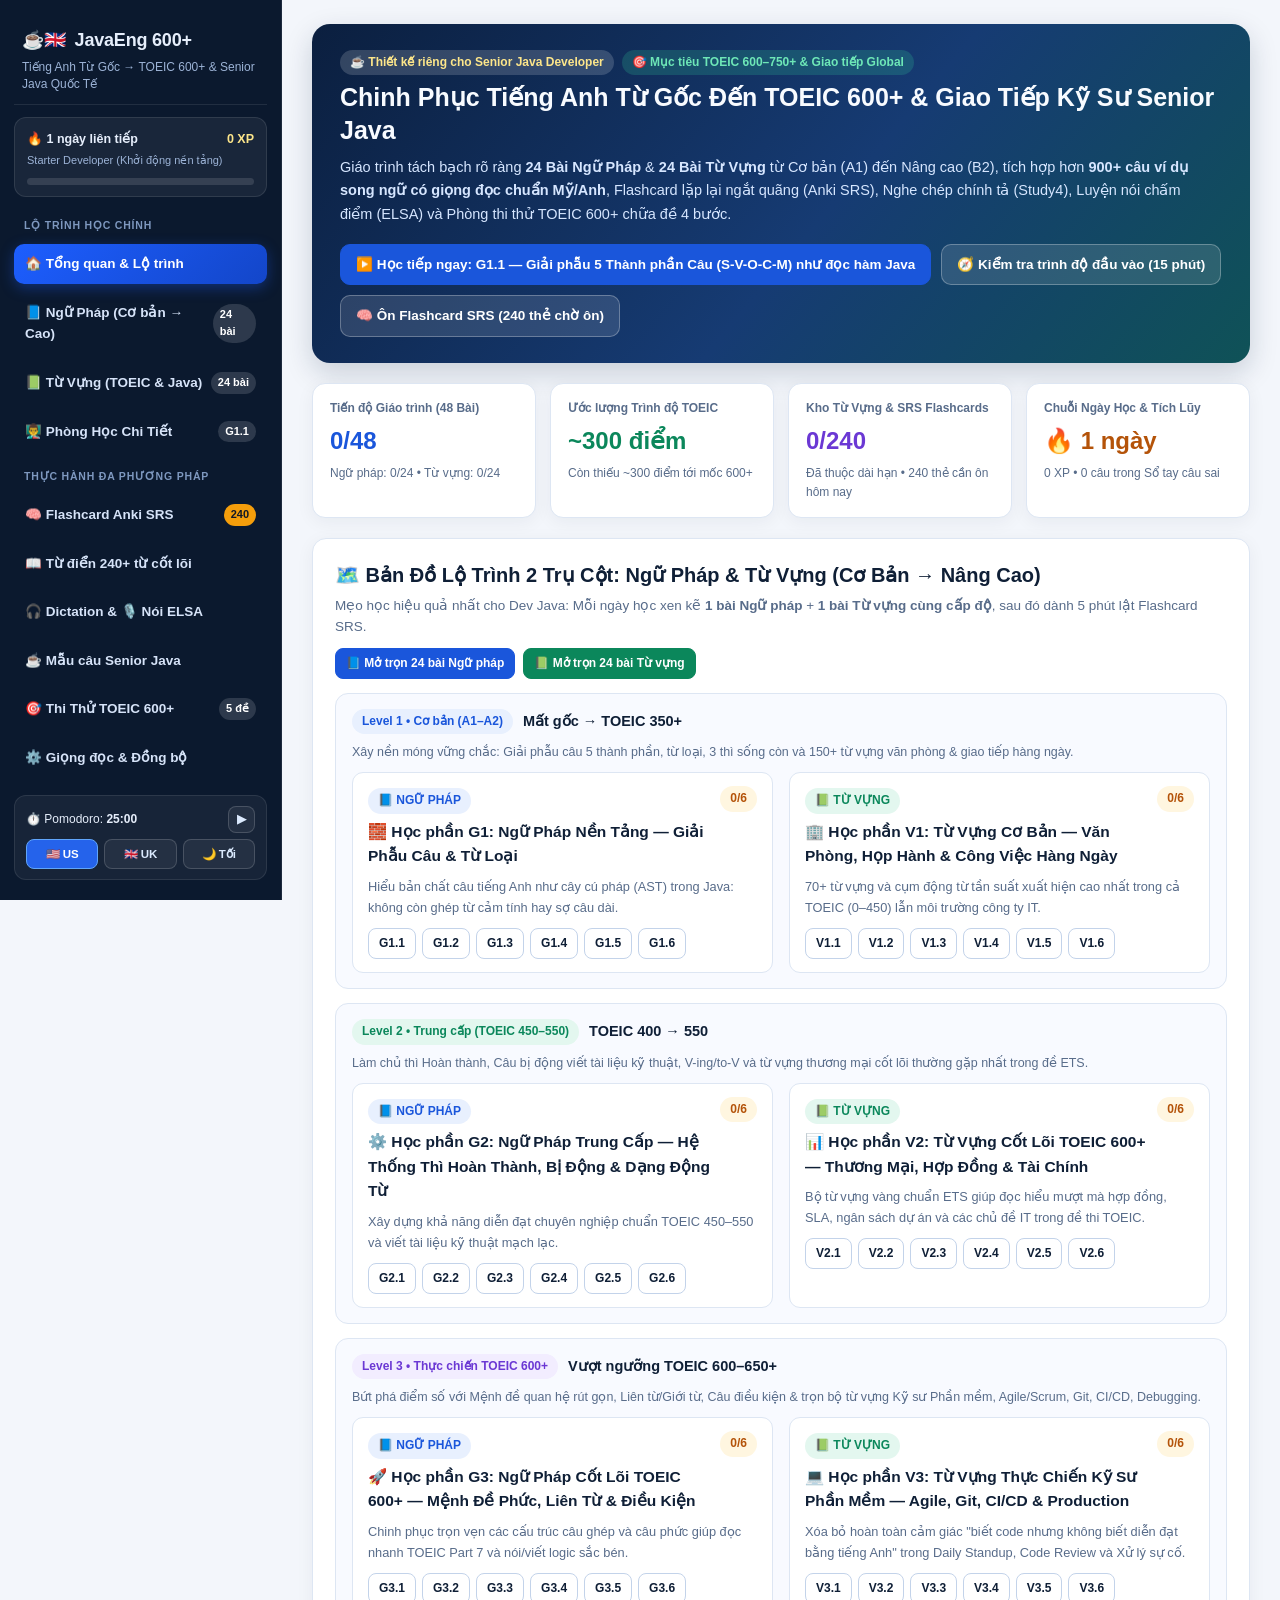
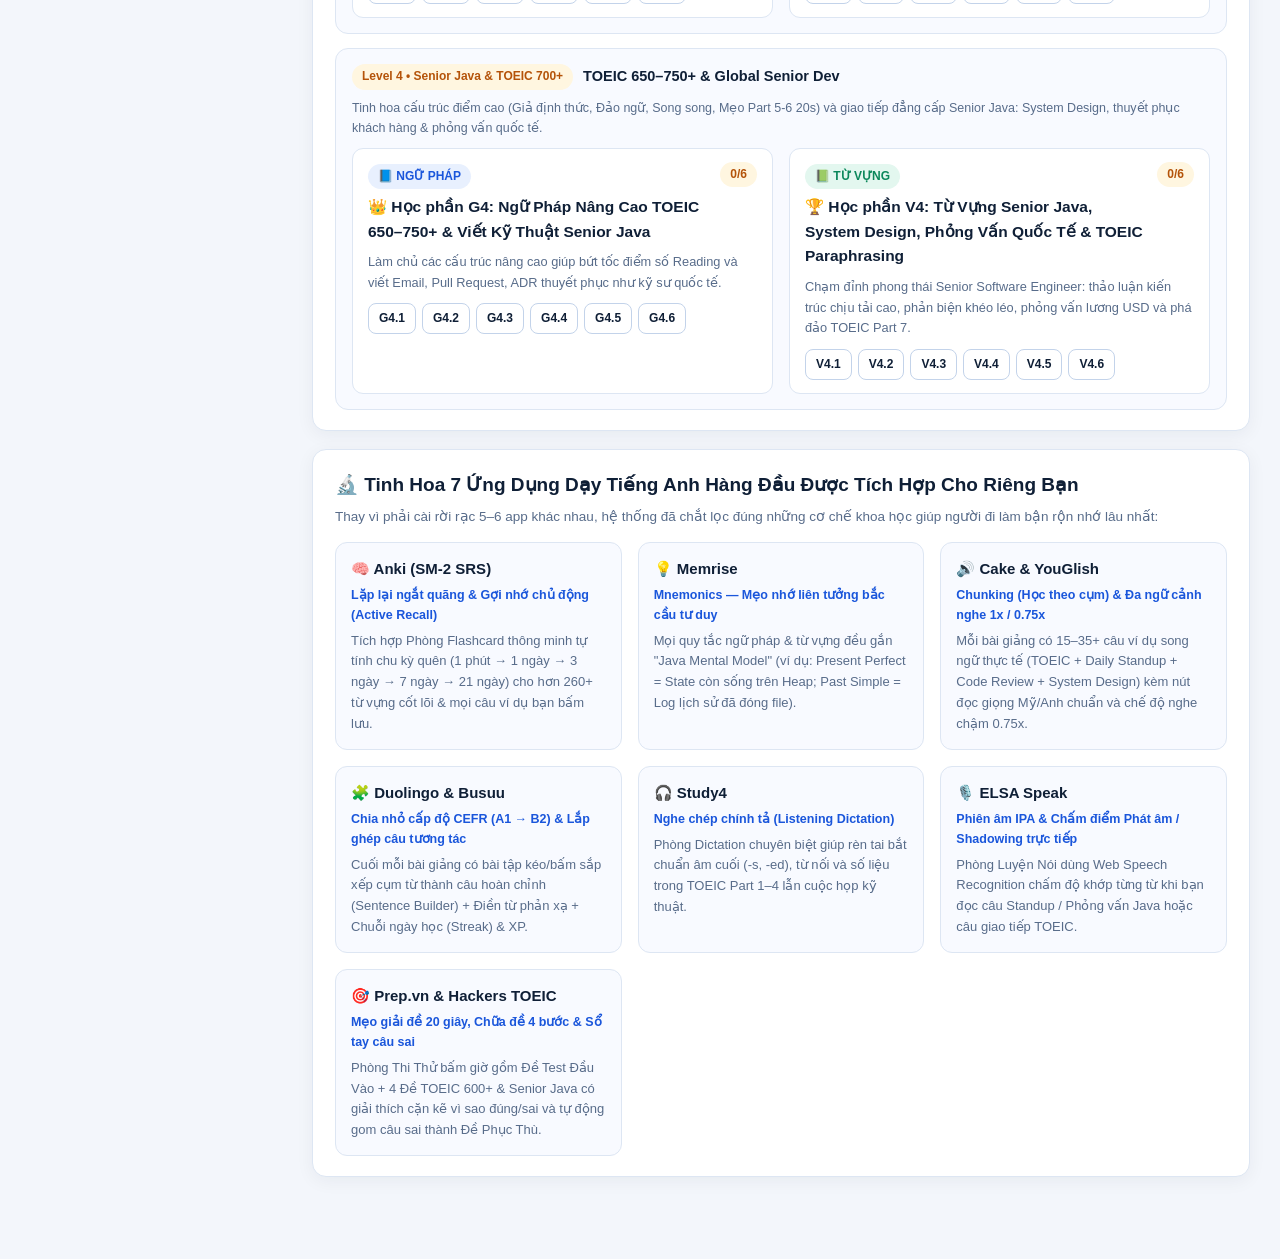
<file: index.html>
<!doctype html>
<html lang="vi" data-theme="light">
<head>
  <meta charset="utf-8">
  <meta name="viewport" content="width=device-width,initial-scale=1,viewport-fit=cover">
  <meta name="theme-color" content="#0b192e">
  <meta name="apple-mobile-web-app-capable" content="yes">
  <meta name="apple-mobile-web-app-status-bar-style" content="black-translucent">
  <meta name="description" content="JavaEng 600+ Academy — Hệ thống học Tiếng Anh từ Cơ bản đến TOEIC 600+ & Giao tiếp Thực chiến dành riêng cho Senior Java Developer.">
  <title>JavaEng 600+ Academy | Tiếng Anh Từ Gốc Đến TOEIC 600+ Cho Senior Java</title>
  <link rel="icon" type="image/svg+xml" href="icon.svg">
  <link rel="manifest" href="manifest.webmanifest">
  <link rel="stylesheet" href="styles.css">
</head>
<body>
  <div id="root">
    <div style="min-height:100vh;display:grid;place-items:center;background:#0b192e;color:#e8f1ff;font-family:system-ui,sans-serif;padding:24px;text-align:center">
      <div>
        <div style="font-size:40px;margin-bottom:12px">☕ 🇬🇧 🎯</div>
        <h1 style="font-size:22px;margin:0 0 8px">Đang khởi tạo JavaEng 600+ Academy…</h1>
        <p style="color:#9db4d6;margin:0;font-size:14px">Đang nạp 48 bài giảng Ngữ pháp & Từ vựng chuyên sâu, Kho ví dụ phát âm bản xứ, Flashcard SRS & Phòng thi TOEIC 600+…</p>
      </div>
    </div>
  </div>

  <!-- Khung chương trình & Phương pháp học -->
  <script src="data.js"></script>

  <!-- 24 Bài giảng Ngữ Pháp từ Cơ bản -> Nâng cao (G1 -> G4) -->
  <script src="content/grammar-g1.js"></script>
  <script src="content/grammar-g2.js"></script>
  <script src="content/grammar-g3.js"></script>
  <script src="content/grammar-g4.js"></script>

  <!-- 24 Bài giảng Từ Vựng từ Cơ bản -> TOEIC 600+ -> Senior Java (V1 -> V4) -->
  <script src="content/vocab-v1.js"></script>
  <script src="content/vocab-v2.js"></script>
  <script src="content/vocab-v3.js"></script>
  <script src="content/vocab-v4.js"></script>

  <!-- Phòng thực hành Nghe Chép Chính Tả, Luyện Nói Shadowing, Toolkit Senior Java & Bộ đề TOEIC 600+ -->
  <script src="content/practice-labs.js"></script>
  <script src="content/exams-toeic.js"></script>

  <!-- Engine tương tác chính -->
  <script src="app.js"></script>
</body>
</html>
</file>
<file: styles.css>
:root {
  --bg: #f3f6fb;
  --surface: #ffffff;
  --surface-2: #f8faff;
  --surface-3: #eef3fc;
  --border: #dde6f3;
  --border-strong: #c3d3ea;
  --text: #0f1f36;
  --text-muted: #586c8a;
  --primary: #1a56db;
  --primary-hover: #1342b0;
  --primary-soft: #e8f0fe;
  --emerald: #0b875b;
  --emerald-bg: #e3f7ef;
  --amber: #b45309;
  --amber-bg: #fff6e0;
  --danger: #c82828;
  --danger-bg: #ffecec;
  --purple: #6b38d4;
  --purple-bg: #f2edff;
  --sidebar-bg: #0b192e;
  --sidebar-hover: #162f52;
  --code-bg: #0d1829;
  --code-text: #e6eefc;
  --shadow: 0 4px 18px rgba(15, 31, 54, 0.055);
  --radius: 14px;
  font-family: 'Inter', -apple-system, BlinkMacSystemFont, 'Segoe UI', Roboto, Arial, sans-serif;
}

html[data-theme="dark"] {
  --bg: #0a1220;
  --surface: #121e32;
  --surface-2: #172740;
  --surface-3: #1e3252;
  --border: #253a5a;
  --border-strong: #35527e;
  --text: #e7f0fd;
  --text-muted: #9bb1d1;
  --primary: #4d8dff;
  --primary-hover: #73a6ff;
  --primary-soft: rgba(77, 141, 255, 0.16);
  --emerald: #34d399;
  --emerald-bg: rgba(16, 185, 129, 0.16);
  --amber: #fbbf24;
  --amber-bg: rgba(245, 158, 11, 0.16);
  --danger: #f87171;
  --danger-bg: rgba(239, 68, 68, 0.16);
  --purple: #c09cff;
  --purple-bg: rgba(139, 92, 246, 0.18);
  --sidebar-bg: #060e1a;
  --sidebar-hover: #132642;
  --code-bg: #070e18;
  --code-text: #e6eefc;
  --shadow: 0 8px 24px rgba(0, 0, 0, 0.32);
}

* { box-sizing: border-box; }
body {
  margin: 0;
  background: var(--bg);
  color: var(--text);
  line-height: 1.6;
  -webkit-font-smoothing: antialiased;
}
button, input, select, textarea { font: inherit; color: inherit; }
button { cursor: pointer; }
a { color: var(--primary); text-decoration: none; }
a:hover { text-decoration: underline; }

.app-shell {
  display: grid;
  grid-template-columns: 282px minmax(0, 1fr);
  min-height: 100vh;
}

/* Mobile topbar */
.mobile-topbar {
  display: none;
  position: sticky;
  top: 0;
  z-index: 60;
  background: var(--sidebar-bg);
  color: #fff;
  padding: 12px 16px;
  align-items: center;
  justify-content: space-between;
  border-bottom: 1px solid rgba(255,255,255,0.1);
}
.mobile-backdrop {
  display: none;
  position: fixed;
  inset: 0;
  background: rgba(5, 12, 24, 0.62);
  z-index: 70;
}
.mobile-backdrop.open { display: block; }

/* Sidebar */
.sidebar {
  background: var(--sidebar-bg);
  color: #e6eefb;
  padding: 20px 14px;
  position: sticky;
  top: 0;
  height: 100vh;
  overflow-y: auto;
  display: flex;
  flex-direction: column;
  gap: 8px;
  border-right: 1px solid rgba(255,255,255,0.08);
  z-index: 80;
}
.brand-box {
  padding: 6px 8px 12px;
  border-bottom: 1px solid rgba(255,255,255,0.09);
  margin-bottom: 4px;
}
.brand-title {
  font-size: 18px;
  font-weight: 800;
  display: flex;
  align-items: center;
  gap: 9px;
  letter-spacing: -0.2px;
}
.brand-sub {
  font-size: 12px;
  color: #9cb3d6;
  margin-top: 4px;
  line-height: 1.4;
}

.streak-card {
  background: rgba(255, 255, 255, 0.06);
  border: 1px solid rgba(255, 255, 255, 0.1);
  border-radius: 12px;
  padding: 11px 12px;
  margin-bottom: 4px;
}
.streak-row {
  display: flex;
  justify-content: space-between;
  align-items: center;
  font-size: 12.5px;
  font-weight: 700;
}
.xp-bar-track {
  height: 7px;
  background: rgba(255,255,255,0.12);
  border-radius: 99px;
  overflow: hidden;
  margin-top: 8px;
}
.xp-bar-fill {
  height: 100%;
  background: linear-gradient(90deg, #38bdf8, #34d399);
  border-radius: 99px;
  transition: width 0.35s ease;
}

.nav-group-label {
  font-size: 10.5px;
  font-weight: 700;
  text-transform: uppercase;
  letter-spacing: 0.8px;
  color: #7e98bf;
  padding: 8px 10px 2px;
}
.nav-btn {
  width: 100%;
  display: flex;
  align-items: center;
  justify-content: space-between;
  gap: 8px;
  padding: 9.5px 11px;
  border-radius: 10px;
  border: none;
  background: transparent;
  color: #d6e3f8;
  font-size: 13.5px;
  font-weight: 600;
  text-align: left;
  transition: background 0.15s, color 0.15s;
}
.nav-btn:hover { background: var(--sidebar-hover); color: #fff; }
.nav-btn.active {
  background: linear-gradient(135deg, #1d5eff, #1346c9);
  color: #fff;
  box-shadow: 0 4px 14px rgba(29, 94, 255, 0.35);
}
.nav-pill {
  font-size: 11px;
  padding: 2px 7px;
  border-radius: 99px;
  background: rgba(255,255,255,0.14);
  color: #fff;
  font-weight: 700;
}
.nav-pill.due {
  background: #f59e0b;
  color: #111827;
}

.voice-box {
  margin-top: auto;
  background: rgba(255,255,255,0.05);
  border: 1px solid rgba(255,255,255,0.09);
  border-radius: 12px;
  padding: 10px 11px;
  font-size: 12px;
}
.voice-toggle-row {
  display: flex;
  gap: 6px;
  margin-top: 6px;
}
.mini-chip {
  flex: 1;
  padding: 5px 7px;
  border-radius: 8px;
  border: 1px solid rgba(255,255,255,0.16);
  background: rgba(255,255,255,0.06);
  color: #dbeafe;
  font-size: 11.5px;
  font-weight: 600;
}
.mini-chip.active {
  background: #2563eb;
  border-color: #60a5fa;
  color: #fff;
}

/* Main workspace */
.main-area {
  padding: 24px 30px 64px;
  max-width: 1280px;
  width: 100%;
  margin: 0 auto;
}

/* Common cards & badges */
.card {
  background: var(--surface);
  border: 1px solid var(--border);
  border-radius: var(--radius);
  padding: 20px 22px;
  box-shadow: var(--shadow);
  margin-bottom: 18px;
}
.hero-banner {
  background: linear-gradient(130deg, #0b1f3f 0%, #163b73 55%, #0f5257 100%);
  color: #f8fbff;
  border-radius: 18px;
  padding: 26px 28px;
  margin-bottom: 20px;
  box-shadow: 0 10px 28px rgba(11, 31, 63, 0.18);
}
.hero-banner h1 {
  margin: 6px 0 10px;
  font-size: 25px;
  line-height: 1.3;
}
.hero-banner p {
  margin: 0;
  color: #d6e6ff;
  max-width: 860px;
  font-size: 14.5px;
}

.grid-2 { display: grid; grid-template-columns: repeat(2, minmax(0, 1fr)); gap: 16px; }
.grid-3 { display: grid; grid-template-columns: repeat(3, minmax(0, 1fr)); gap: 16px; }
.grid-4 { display: grid; grid-template-columns: repeat(4, minmax(0, 1fr)); gap: 14px; }

.stat-card {
  background: var(--surface);
  border: 1px solid var(--border);
  border-radius: 13px;
  padding: 15px 17px;
  box-shadow: var(--shadow);
}
.stat-label { font-size: 12px; color: var(--text-muted); font-weight: 600; }
.stat-val { font-size: 24px; font-weight: 800; margin-top: 4px; }
.stat-sub { font-size: 12px; color: var(--text-muted); margin-top: 3px; }

.badge {
  display: inline-flex;
  align-items: center;
  gap: 5px;
  padding: 3px 10px;
  border-radius: 99px;
  font-size: 12px;
  font-weight: 700;
}
.badge-blue { background: var(--primary-soft); color: var(--primary); }
.badge-emerald { background: var(--emerald-bg); color: var(--emerald); }
.badge-purple { background: var(--purple-bg); color: var(--purple); }
.badge-amber { background: var(--amber-bg); color: var(--amber); }
.badge-danger { background: var(--danger-bg); color: var(--danger); }

.btn {
  display: inline-flex;
  align-items: center;
  justify-content: center;
  gap: 7px;
  padding: 9px 15px;
  border-radius: 10px;
  border: 1px solid var(--border-strong);
  background: var(--surface);
  color: var(--text);
  font-size: 13.5px;
  font-weight: 700;
  transition: all 0.15s ease;
}
.btn:hover { background: var(--surface-3); }
.btn-primary {
  background: var(--primary);
  border-color: var(--primary);
  color: #fff;
}
.btn-primary:hover { background: var(--primary-hover); }
.btn-emerald {
  background: var(--emerald);
  border-color: var(--emerald);
  color: #fff;
}
.btn-emerald:hover { filter: brightness(1.06); }
.btn-sm { padding: 5px 10px; font-size: 12px; border-radius: 8px; }

/* Audio Buttons */
.tts-btn {
  display: inline-flex;
  align-items: center;
  gap: 4px;
  padding: 3px 8px;
  border-radius: 7px;
  border: 1px solid var(--border-strong);
  background: var(--surface-2);
  color: var(--primary);
  font-size: 11.5px;
  font-weight: 700;
  vertical-align: middle;
}
.tts-btn:hover {
  background: var(--primary-soft);
  border-color: var(--primary);
}
.tts-btn.slow {
  color: var(--emerald);
}

/* Filter bar & tabs */
.filter-bar {
  display: flex;
  flex-wrap: wrap;
  gap: 10px;
  align-items: center;
  margin-bottom: 16px;
}
.search-input {
  flex: 1;
  min-width: 220px;
  padding: 9px 13px;
  border-radius: 10px;
  border: 1px solid var(--border-strong);
  background: var(--surface);
}
.tab-pills {
  display: inline-flex;
  flex-wrap: wrap;
  gap: 6px;
  background: var(--surface-3);
  padding: 5px;
  border-radius: 11px;
}
.tab-pill {
  padding: 7px 13px;
  border-radius: 8px;
  border: none;
  background: transparent;
  font-size: 13px;
  font-weight: 700;
  color: var(--text-muted);
}
.tab-pill.active {
  background: var(--surface);
  color: var(--primary);
  box-shadow: 0 2px 6px rgba(0,0,0,0.07);
}

/* Split layout for Lesson Reader */
.lesson-layout {
  display: grid;
  grid-template-columns: 310px minmax(0, 1fr);
  gap: 20px;
  align-items: start;
}
.lesson-list-pane {
  background: var(--surface);
  border: 1px solid var(--border);
  border-radius: var(--radius);
  padding: 12px;
  max-height: calc(100vh - 48px);
  overflow-y: auto;
  position: sticky;
  top: 20px;
}
.lesson-item-btn {
  width: 100%;
  text-align: left;
  padding: 9px 10px;
  border-radius: 9px;
  border: 1px solid transparent;
  background: transparent;
  margin-bottom: 4px;
  display: flex;
  gap: 9px;
  align-items: flex-start;
}
.lesson-item-btn:hover { background: var(--surface-2); }
.lesson-item-btn.active {
  background: var(--primary-soft);
  border-color: var(--primary);
}
.lesson-code-tag {
  font-size: 11px;
  font-weight: 800;
  padding: 2px 6px;
  border-radius: 6px;
  background: var(--surface-3);
  color: var(--primary);
  flex-shrink: 0;
  margin-top: 2px;
}

/* Pedagogical Blocks inside Lesson */
.teacher-box {
  background: linear-gradient(135deg, var(--primary-soft), var(--surface-2));
  border-left: 4px solid var(--primary);
  border-radius: 12px;
  padding: 16px 18px;
  margin: 16px 0;
}
.analogy-box {
  background: var(--amber-bg);
  border: 1px solid rgba(180, 83, 9, 0.28);
  border-radius: 12px;
  padding: 16px 18px;
  margin: 16px 0;
}
.formula-grid {
  display: grid;
  grid-template-columns: repeat(auto-fit, minmax(250px, 1fr));
  gap: 12px;
  margin: 14px 0;
}
.formula-card {
  background: var(--code-bg);
  color: var(--code-text);
  border-radius: 12px;
  padding: 14px 16px;
  border: 1px solid rgba(255,255,255,0.1);
}
.formula-card .f-label {
  font-size: 11.5px;
  color: #93c5fd;
  font-weight: 700;
  text-transform: uppercase;
  letter-spacing: 0.4px;
}
.formula-card .f-expr {
  font-family: 'JetBrains Mono', Consolas, monospace;
  font-size: 14px;
  font-weight: 700;
  color: #fde68a;
  margin: 6px 0;
}
.formula-card .f-note {
  font-size: 12.5px;
  color: #cbd5e1;
}

.section-block {
  border-top: 1px solid var(--border);
  padding-top: 18px;
  margin-top: 18px;
}
.section-block h3 {
  margin: 0 0 10px;
  font-size: 18px;
  color: var(--primary);
}
.inline-code, code.inline-code {
  background: var(--surface-3);
  border: 1px solid var(--border);
  padding: 1px 6px;
  border-radius: 6px;
  font-family: Consolas, 'JetBrains Mono', monospace;
  font-size: 0.92em;
  font-weight: 600;
}
.hl-kw {
  color: var(--primary);
  font-weight: 800;
  background: var(--primary-soft);
  padding: 1px 5px;
  border-radius: 5px;
}

/* Rich Vocabulary Cards inside Lesson */
.vocab-grid {
  display: grid;
  grid-template-columns: repeat(auto-fit, minmax(330px, 1fr));
  gap: 14px;
  margin-top: 12px;
}
.vocab-card {
  background: var(--surface-2);
  border: 1px solid var(--border);
  border-radius: 13px;
  padding: 15px 16px;
  display: flex;
  flex-direction: column;
  gap: 8px;
}
.vocab-head {
  display: flex;
  justify-content: space-between;
  align-items: flex-start;
  gap: 8px;
}
.vocab-word {
  font-size: 19px;
  font-weight: 800;
  color: var(--primary);
}
.vocab-ipa {
  font-family: 'Segoe UI', Arial, sans-serif;
  font-size: 13px;
  color: var(--text-muted);
  background: var(--surface);
  padding: 2px 7px;
  border-radius: 6px;
  border: 1px solid var(--border);
}
.vocab-meaning {
  font-weight: 700;
  font-size: 14.5px;
}
.vocab-mnemonic {
  background: var(--amber-bg);
  padding: 8px 10px;
  border-radius: 8px;
  font-size: 12.8px;
}
.vocab-ex-box {
  background: var(--surface);
  border: 1px solid var(--border);
  border-radius: 9px;
  padding: 9px 11px;
  font-size: 13.2px;
}

/* Examples Vault */
.example-list {
  display: flex;
  flex-direction: column;
  gap: 11px;
  margin-top: 12px;
}
.example-item {
  background: var(--surface-2);
  border: 1px solid var(--border);
  border-left: 4px solid var(--emerald);
  border-radius: 11px;
  padding: 12px 15px;
}
.example-top {
  display: flex;
  flex-wrap: wrap;
  justify-content: space-between;
  align-items: center;
  gap: 8px;
  margin-bottom: 5px;
}
.example-en {
  font-size: 15.5px;
  font-weight: 650;
  color: var(--text);
}
.example-vi {
  font-size: 13.8px;
  color: var(--text-muted);
  margin-top: 3px;
}
.example-note {
  font-size: 12.5px;
  color: var(--purple);
  background: var(--purple-bg);
  padding: 5px 9px;
  border-radius: 7px;
  margin-top: 6px;
  display: inline-block;
}

/* Bug vs Fix Table */
.compare-table {
  width: 100%;
  border-collapse: collapse;
  font-size: 13.5px;
  margin-top: 10px;
}
.compare-table th, .compare-table td {
  border: 1px solid var(--border);
  padding: 10px 12px;
  text-align: left;
  vertical-align: top;
}
.compare-table th {
  background: var(--surface-3);
  font-weight: 800;
}
.bug-cell { background: var(--danger-bg); color: var(--danger); font-weight: 600; }
.fix-cell { background: var(--emerald-bg); color: var(--emerald); font-weight: 600; }

/* Sentence Builder (Duolingo-style chunking) */
.chunk-bank, .chunk-answer-zone {
  display: flex;
  flex-wrap: wrap;
  gap: 8px;
  min-height: 50px;
  padding: 12px;
  border-radius: 11px;
  border: 1.5px dashed var(--border-strong);
  background: var(--surface-2);
  margin: 8px 0;
}
.chunk-chip {
  padding: 7px 13px;
  border-radius: 9px;
  border: 1px solid var(--border-strong);
  background: var(--surface);
  font-weight: 700;
  font-size: 13.5px;
  box-shadow: 0 2px 0 var(--border-strong);
}
.chunk-chip:hover { border-color: var(--primary); color: var(--primary); }

/* SRS Flashcard */
.srs-stage {
  max-width: 680px;
  margin: 0 auto;
}
.flashcard-box {
  background: var(--surface);
  border: 2px solid var(--border-strong);
  border-radius: 20px;
  padding: 32px 28px;
  min-height: 310px;
  display: flex;
  flex-direction: column;
  justify-content: center;
  align-items: center;
  text-align: center;
  box-shadow: 0 12px 32px rgba(15, 31, 54, 0.08);
  cursor: pointer;
}
.srs-rating-grid {
  display: grid;
  grid-template-columns: repeat(4, 1fr);
  gap: 10px;
  margin-top: 16px;
}

/* Quiz & Exam Options */
.quiz-opt {
  width: 100%;
  text-align: left;
  padding: 11px 14px;
  border-radius: 10px;
  border: 1.5px solid var(--border);
  background: var(--surface);
  margin-bottom: 8px;
  display: flex;
  gap: 10px;
  align-items: flex-start;
  font-size: 14px;
}
.quiz-opt:hover { border-color: var(--primary); background: var(--surface-2); }
.quiz-opt.selected { border-color: var(--primary); background: var(--primary-soft); font-weight: 700; }
.quiz-opt.correct { border-color: var(--emerald); background: var(--emerald-bg); font-weight: 700; }
.quiz-opt.wrong { border-color: var(--danger); background: var(--danger-bg); }

/* Diff tokens for Dictation & Speaking */
.diff-ok { color: var(--emerald); font-weight: 700; }
.diff-miss { color: var(--danger); text-decoration: underline wavy; font-weight: 700; }

@media (max-width: 1024px) {
  .lesson-layout { grid-template-columns: 1fr; }
  .lesson-list-pane { position: static; max-height: 290px; }
  .grid-4 { grid-template-columns: repeat(2, 1fr); }
  .grid-3 { grid-template-columns: 1fr; }
}

@media (max-width: 820px) {
  .app-shell { grid-template-columns: 1fr; }
  .mobile-topbar { display: flex; }
  .sidebar {
    position: fixed;
    left: -300px;
    top: 0;
    bottom: 0;
    width: 282px;
    transition: left 0.22s ease;
  }
  .sidebar.open { left: 0; }
  .main-area { padding: 16px 14px 56px; }
  .grid-2, .srs-rating-grid { grid-template-columns: 1fr; }
}
</file>
